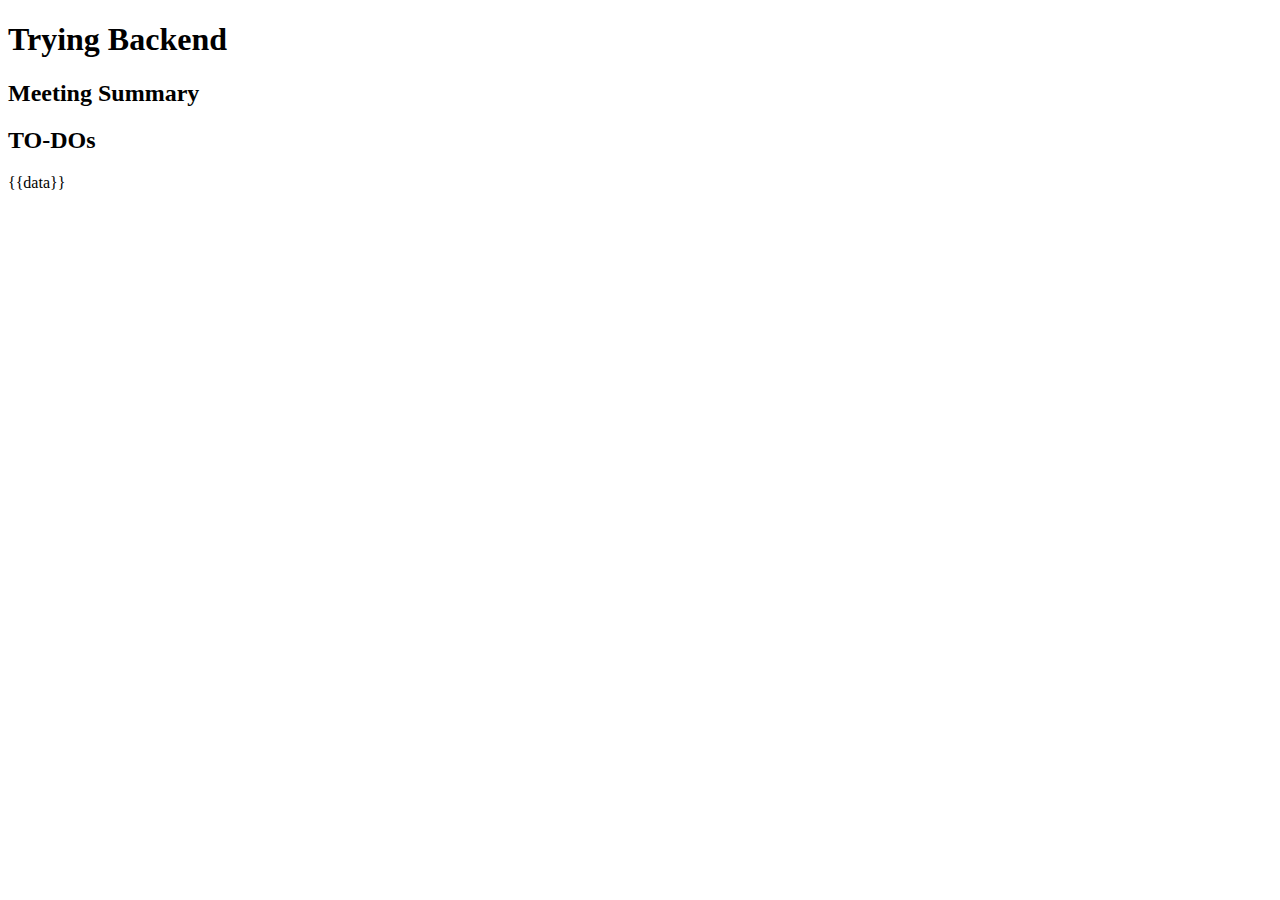
<file: templates/index.html>
<!DOCTYPE html>
<html lang="en">
<head>
    <meta charset="UTF-8">
    <meta name="viewport" content="width=device-width, initial-scale=1.0">
    <title>Try Backend</title>
</head>
<body>

    <h1>Trying Backend</h1>

    <h2>Meeting Summary</h2>


    <h2>TO-DOs</h2>

    <ul>



    </ul>

    <p>
        {{data}}
    </p>
    
</body>
</html>
</file>
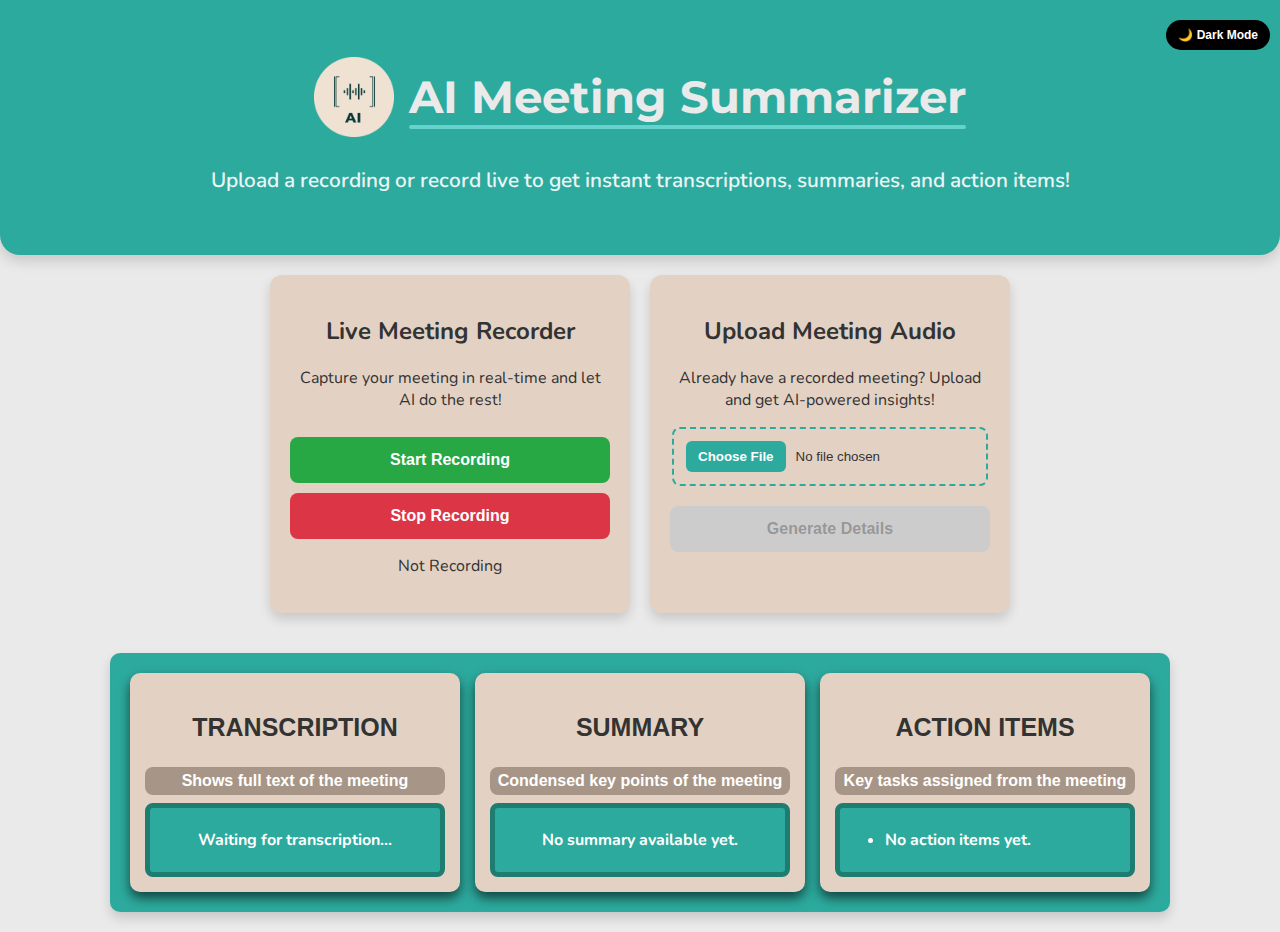
<file: WEB_PAGE/index.html>
<!DOCTYPE html>
<html lang="en">
<head>
    <meta charset="UTF-8">
    <meta name="viewport" content="width=device-width, initial-scale=1.0">
    <title>AI Meeting Assistant</title>
    <link rel="stylesheet" href="style.css">
    <link rel="icon" type="image/png" href="logo1.png">
</head>
<body>

    <!-- Hero Section -->
    <header class="hero">
        <div class="hero-content">
            <img src="logo.png" alt="Logo" class="logo">
            <h1>AI Meeting Summarizer</h1>
        </div>
        <p>Upload a recording or record live to get instant transcriptions, summaries, and action items!</p>
        <button id="darkModeToggle" class="dark-mode-toggle">🌙 Dark Mode</button>
    </header>

    <!-- Upload & Live Recording Section -->
    <div class="upload-record-container">
        
        <!-- Live Recording Section -->
        <div class="container record-box">
            <h2>Live Meeting Recorder</h2>
            <p>Capture your meeting in real-time and let AI do the rest!</p>
            <button id="startRecording">Start Recording</button>
            <button id="stopRecording" disabled>Stop Recording</button>
            <p id="recordingStatus">Not Recording</p>
        </div>

       <!-- Upload Section -->
<div class="container upload-box">
    <h2>Upload Meeting Audio</h2>
    <p>Already have a recorded meeting? Upload and get AI-powered insights!</p>
    
    <input type="file" id="fileInput">
    
    <!-- Generate Details Button -->
    <button id="generateDetails" disabled>Generate Details</button>

    <!-- Loading Animation (Centered Pulsing Dots) -->
    <div id="loading" class="loading-spinner" style="display: none;">
        <div class="dots">
            <div class="dot"></div>
            <div class="dot"></div>
            <div class="dot"></div>
        </div>
    </div>
</div>

    <!-- AI-Generated Insights -->
    <div class="insights-container">
        <div class="box">
            <h3 class="in_text">TRANSCRIPTION</h3>
            <div class="info">Shows full text of the meeting</div>
            <div class="generated">
                <p id="transcriptionText">Waiting for transcription...</p>
            </div>
        </div>

        <div class="box">
            <h3 class="in_text">SUMMARY</h3>
            <div class="info">Condensed key points of the meeting</div>
            <div class="generated">
                <p id="summaryText">No summary available yet.</p>
            </div>
        </div>

        <div class="box">
            <h3 class="in_text">ACTION ITEMS</h3>
            <div class="info">Key tasks assigned from the meeting</div>
            <div class="generated">
                <ul class = "al" id="actionsList">
                    <li class ="al">No action items yet.</li>
                </ul>
            </div>
        </div>
    </div>

    <script src="script.js"></script>
</body>
</html>
</file>
<file: WEB_PAGE/style.css>
/* Import Google Fonts */
@import url('https://fonts.googleapis.com/css2?family=Montserrat:wght@600;700&family=Nunito:wght@400;600&display=swap');

/* General Styles */
body {
    font-family: 'Nunito', sans-serif;
    background-color: #EAEAEA;
    color: #333;
    text-align: center;
    margin: 0;
    padding: 0;
}

/* Hero Section */
.hero {
    background: #2DAA9E;
    color: white;
    padding: 40px 20px;
    box-shadow: 0px 6px 14px rgba(0, 0, 0, 0.15);
    text-align: center;
    position: relative;
    border-bottom-left-radius: 20px;
    border-bottom-right-radius: 20px;
    display: flex;
    flex-direction: column;
    align-items: center;
}

/* Hero Content */
.hero-content {
    display: flex;
    align-items: center;
    justify-content: center;
    gap: 15px;
}

/* Logo */
.logo {
    width: 80px;
    height: 80px;
}

/* Heading Enhancement */
.hero h1 {
    font-family: 'Montserrat', sans-serif;
    font-size: 2.8rem;
    font-weight: 700;
    color: #EAEAEA;
    position: relative;
    display: inline-block;
}

/* Subtle Underline Effect */
.hero h1::after {
    content: "";
    position: absolute;
    left: 0;
    bottom: -5px;
    width: 100%;
    height: 4px;
    background: #66D2CE;
    border-radius: 4px;
}

/* Subtitle */
.hero p {
    font-size: 1.3rem;
    font-weight: 600;
    margin-top: 12px;
    opacity: 0.9;
}

/* Upload & Live Recording Section */
.upload-record-container {
    display: flex;
    justify-content: center;
    gap: 20px;
    padding: 20px;
    flex-wrap: wrap;
}

.container {
    background: #E3D2C3;
    padding: 20px;
    width: 320px;
    border-radius: 12px;
    box-shadow: 0px 6px 12px rgba(0, 0, 0, 0.15);
    transition: all 0.3s ease-in-out;
}



.container:hover {
    transform: translateY(-5px);
    box-shadow: 0px 10px 20px rgba(0, 0, 0, 0.2);
}

/* Buttons */
button {
    padding: 14px 20px;
    border: none;
    font-size: 16px;
    cursor: pointer;
    border-radius: 8px;
    margin-top: 10px;
    transition: all 0.3s ease;
    font-weight: bold;
    width: 100%;
}

#startRecording {
    background: #28a745;
    color: white;
}

#stopRecording {
    background: #dc3545;
    color: white;
}

button:hover {
    transform: scale(1.07);
    filter: brightness(1.15);
}

button:disabled {
    background: #ccc;
    cursor: not-allowed;
}

/* Choose File Button */
input[type="file"] {
    display: block;
    margin: 10px auto;
    padding: 12px;
    border: 2px dashed #2DAA9E;
    background-color: #E3D2C3;
    color: #333;
    border-radius: 8px;
    width: 90%;
    text-align: center;
    cursor: pointer;
    transition: 0.3s ease-in-out;
}

input[type="file"]::file-selector-button {
    background:#2DAA9E;
    color: white;
    border: none;
    padding: 8px 12px;
    margin-right: 10px;
    cursor: pointer;
    border-radius: 6px;
    font-weight: bold;
    transition: 0.3s ease;
}

input[type="file"]::file-selector-button:hover {
    background:#66D2CE;
    transform: scale(1.05);
}

/* Insights Section */
.insights-container {
    background: #2DAA9E;
    padding: 20px;
    margin-top: 20px;
    border-radius: 10px;
    box-shadow: 0px 6px 12px rgba(0, 0, 0, 0.15);
    display: flex;
    justify-content: center;
    gap: 15px;
    flex-wrap: wrap;
}

/* Individual Insight Boxes */
.box {
    background: #E3D2C3;
    padding: 15px;
    width: 300px;
    border-radius: 10px;
    text-align: center;
    box-shadow: 0 6px 12px rgba(0, 0, 0, 0.6);
    transition: 0.4s ease-in-out;
}
.box:hover {
    transform: translateY(-7px);
    box-shadow: 0px 10px 20px rgba(0, 0, 0, 0.9);
}

.in_text{
    font-family: sans-serif;
    font-size: 25px;
    font-weight: bold;
}

/* Inner Content */
.info {
    background:  #A79687;
    color: white;
    padding: 5px;
    border-radius: 8px;
    font-family: sans-serif;
    font-weight: bold;
}

.generated {
    background: #2DAA9E;
    border: 5px solid #1E7C71;
    padding: 5px;
    border-radius: 8px;
    margin-top: 8px;
    color: white;
    font-weight: bold;
}

/* Dark Mode Styles */
body.dark-mode {
    background-color: #1a1a1a;
    color: #f0f0f0;
}

.dark-mode .hero h1::after {
    content: "";
    position: absolute;
    left: 0;
    bottom: -5px;
    width: 100%;
    height: 4px;
    background: black;
    border-radius: 4px;
}
.dark-mode .hero {
    background: #1f3a47;
    color: #f0f0f0;
}

.dark-mode .container {
    background: #2c3e50;
    color: #f0f0f0;
}

.dark-mode .box {
    background: #34495e;
    color: #f0f0f0;
}

.dark-mode .generated {
    background: #1f3a47;
    color: #f0f0f0;
}

.dark-mode button {
    background: #3498db;
    color: #f0f0f0;
}

.dark-mode input[type="file"] {
    border-color: #3498db;
    background-color: #2c3e50;
    color: #f0f0f0;
}
.dark-mode .insights-container {
    background: #1f3a47;
   
}

.dark-mode input[type="file"]::file-selector-button {
    background: #3498db;
    color: #f0f0f0;
}

.dark-mode .info {
    background: #2c3e50;
    color: #f0f0f0;
}

/* Dark Mode Toggle Button */
.dark-mode-toggle {
    position: fixed; /* Use fixed positioning to keep it at the top-right */
    top: 10px; /* Adjust the distance from the top */
    right: 10px; /* Adjust the distance from the right */
    padding: 8px 12px; /* Smaller padding for a smaller button */
    border: none;
    border-radius: 20px; /* Rounded corners for a modern look */
    background: black;
    color: white;
    cursor: pointer;
    font-size: 12px; /* Smaller font size */
    transition: background 0.3s ease, transform 0.2s ease;
    z-index: 1000; /* Ensure it stays on top of other elements */
    width: auto; /* Override the default button width */
}

.dark-mode-toggle:hover {
    background:grey;
    transform: scale(1.05); /* Slight zoom effect on hover */
}
/* Responsive Design */
@media (max-width: 768px) {
    .upload-record-container, .insights-container {
        flex-direction: column;
        align-items: center;
    }

    .box {
        width: 90%;
    }
}
/* Loading Animation - Centered Pulsing Dots */
.loading-spinner {
    display: flex;
    justify-content: center;
    align-items: center;
    margin-top: 15px;
}

.dots {
    display: flex;
    gap: 6px;
}

.dot {
    width: 10px;
    height: 10px;
    background-color: #2DAA9E;
    border-radius: 50%;
    animation: pulse 1.2s infinite ease-in-out;
}

.dot:nth-child(1) { animation-delay: 0s; }
.dot:nth-child(2) { animation-delay: 0.2s; }
.dot:nth-child(3) { animation-delay: 0.4s; }

@keyframes pulse {
    0%, 100% { transform: scale(1); opacity: 0.3; }
    50% { transform: scale(1.4); opacity: 1; }
}
.text-container {
    display: block;
    margin: 10px 0;
}

/* Style for Read More and Read Less buttons */
.read-more, .read-less {
    background-color: #2DAA9E;
    color: white;
    border: none;
    padding: 5px 10px; /* Smaller padding for a smaller button */
    border-radius: 5px;
    cursor: pointer;
    font-size: 12px; /* Smaller font size */
    margin: 10px auto; /* Center the button horizontally */
    display: block; /* Make the button a block element for centering */
    width: fit-content; /* Adjust width to fit the content */
    transition: background-color 0.3s ease, transform 0.2s ease;
}

/* Hover effect for buttons */
.read-more:hover, .read-less:hover {
    background-color: #66D2CE;
    transform: scale(1.05); /* Slight zoom effect on hover */
}
.al{
    text-align: left;

}
</file>
